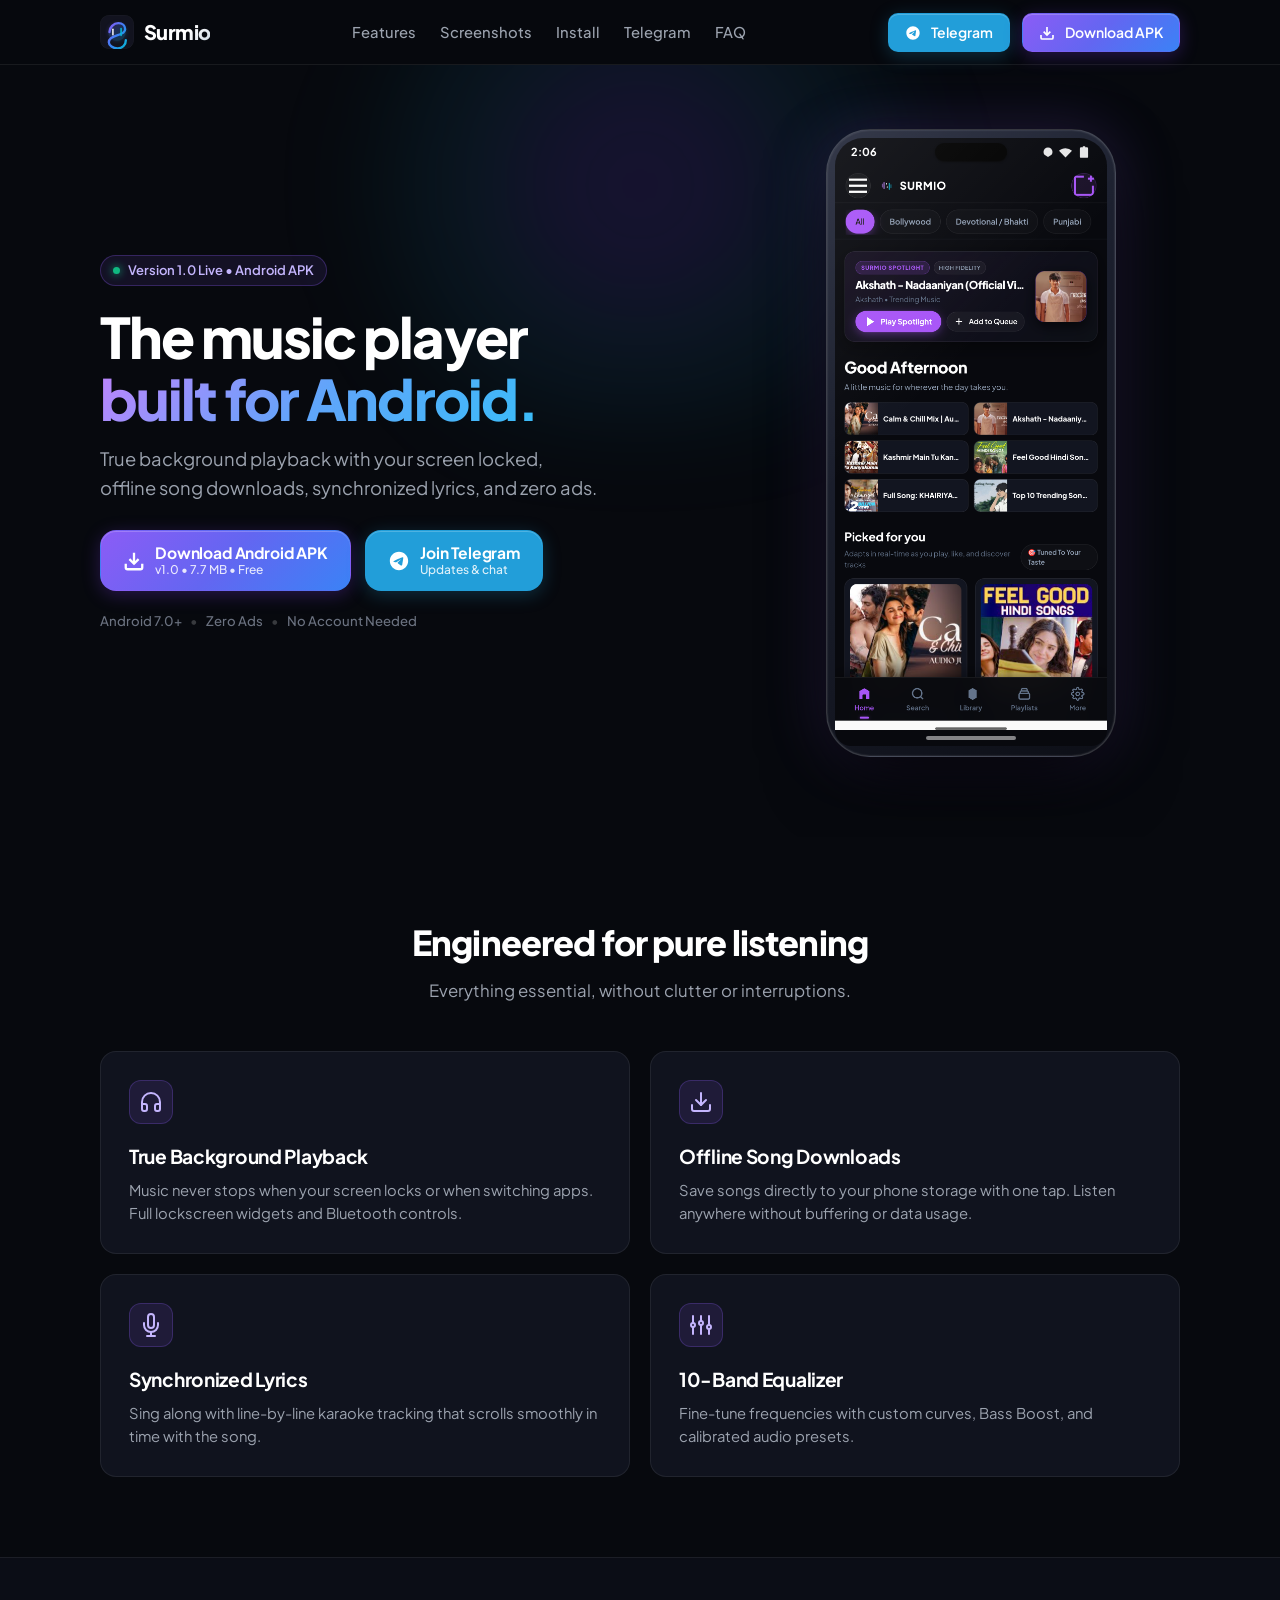
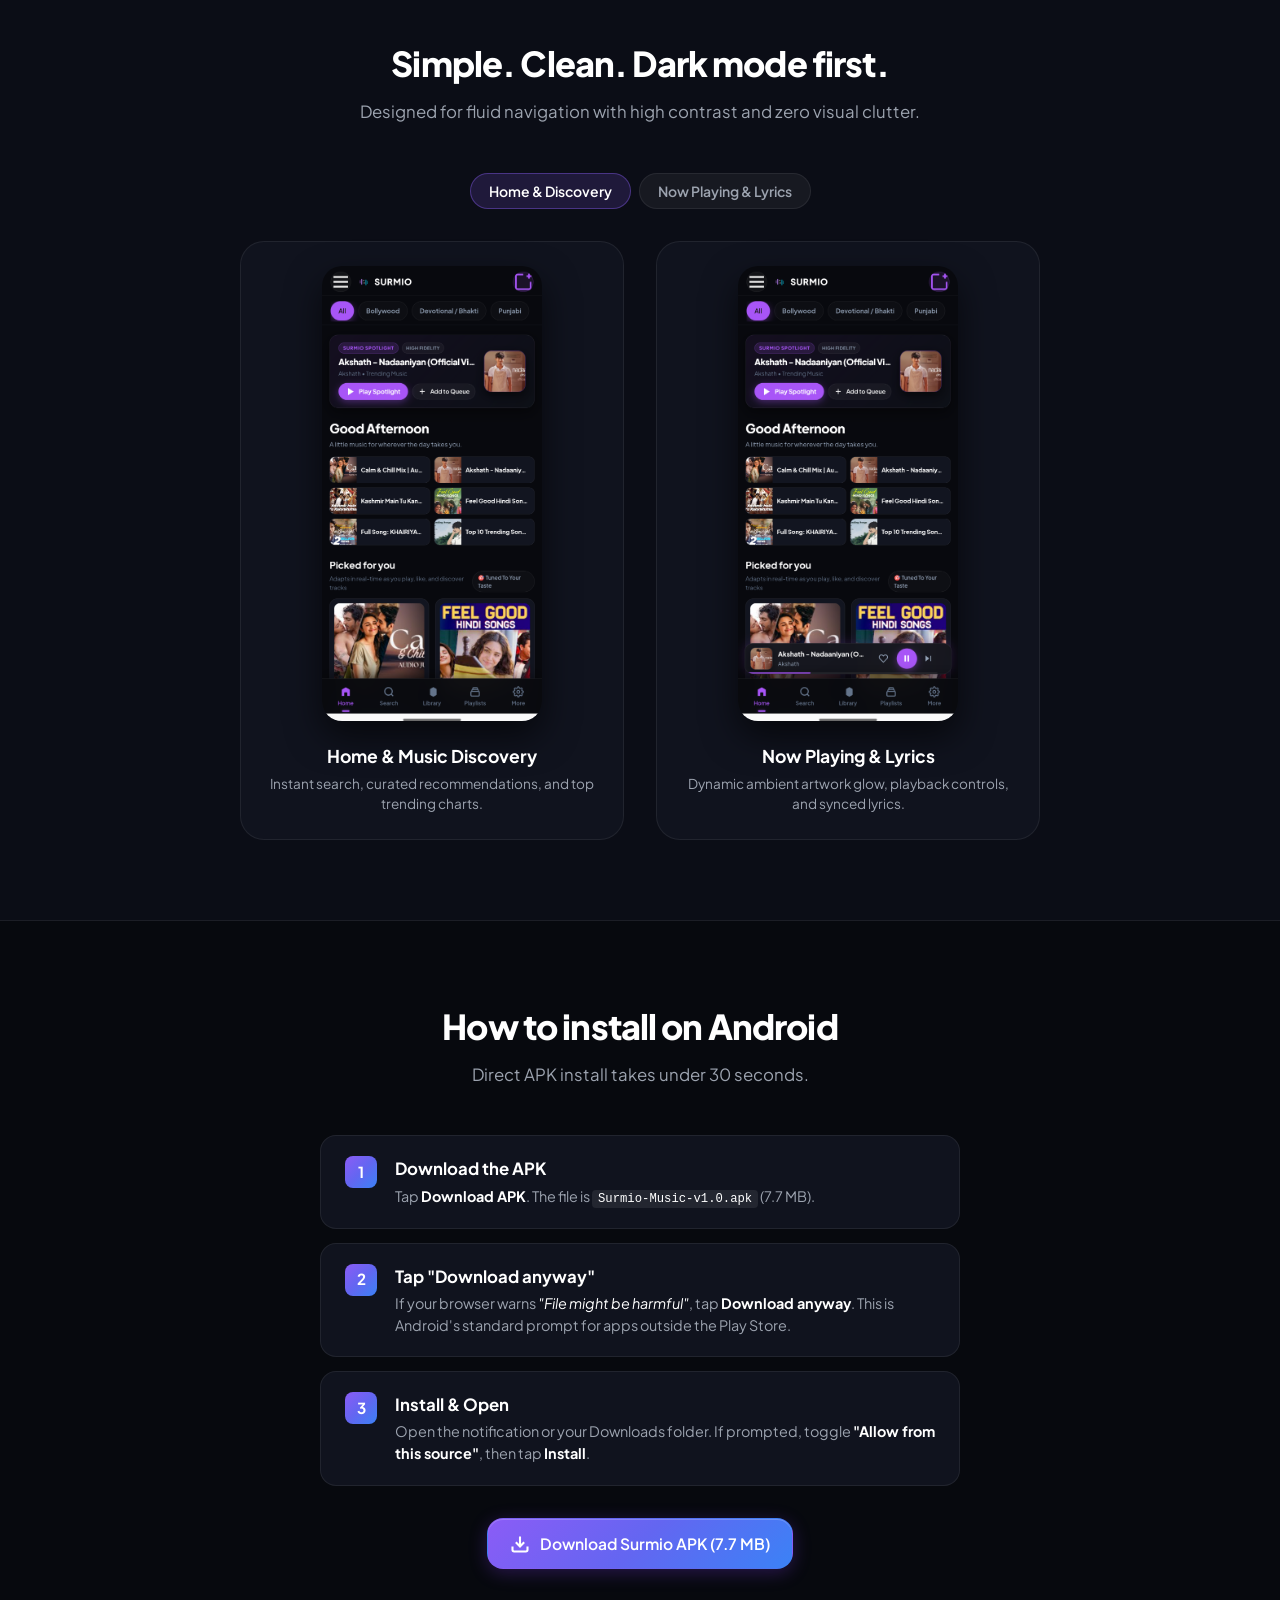
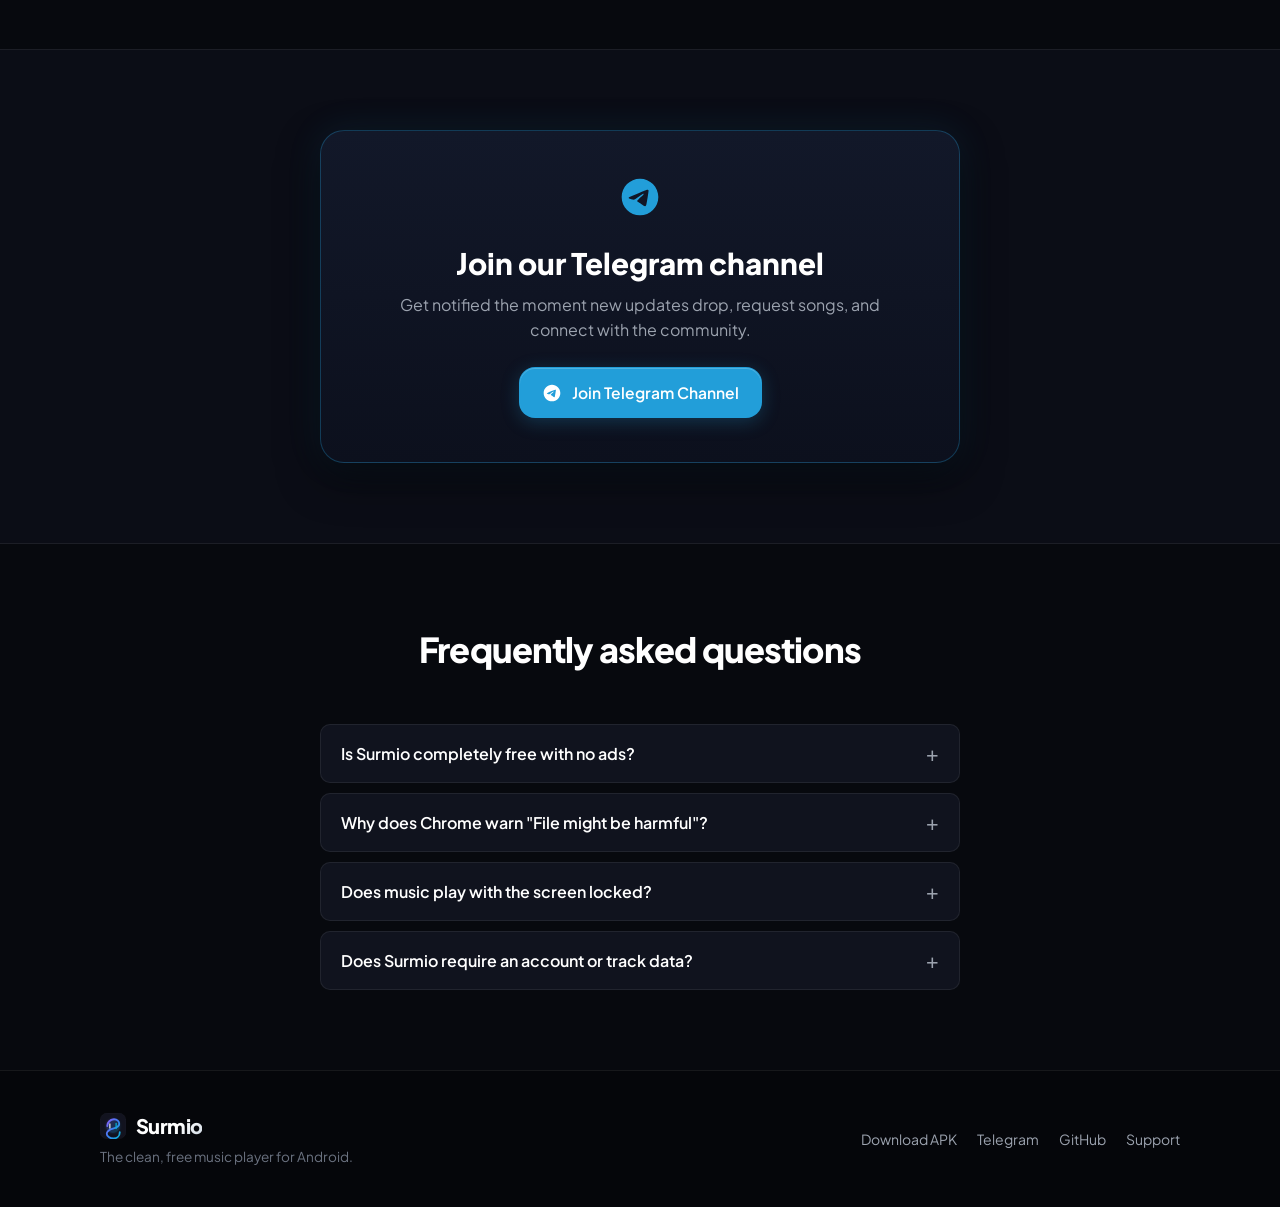
<file: index.html>
<!DOCTYPE html>
<html lang="en">
<head>
  <meta charset="UTF-8">
  <meta name="viewport" content="width=device-width, initial-scale=1.0, viewport-fit=cover">
  <title>Surmio — The Free Android Music Player</title>
  
  <meta name="description" content="Stream and download music with true background playback, synchronized lyrics, a 10-band equalizer, and zero ads on Android.">
  <meta name="keywords" content="Surmio, Surmio Music, Surmio APK, download Surmio, Android music player, free music player, ad-free music, background audio player, offline music download">
  <meta name="google-site-verification" content="google1aa8865f46c23e4d">
  <meta name="msvalidate.01" content="61A291608FBB5DDCC2B73627CC7E7677">
  <meta name="theme-color" content="#07090e">
  <link rel="canonical" href="https://surmiomusic.online/">
  <link rel="icon" type="image/svg+xml" href="assets/icons/logo.svg">
  <link rel="icon" type="image/png" sizes="64x64" href="favicon.png">
  <link rel="shortcut icon" href="favicon.ico">
  <link rel="apple-touch-icon" href="favicon.png">
  <link rel="manifest" href="manifest.json">

  <!-- OpenGraph / Facebook -->
  <meta property="og:title" content="Surmio — The Free Android Music Player">
  <meta property="og:description" content="Stream and download music with true background playback, synchronized lyrics, a 10-band equalizer, and zero ads on Android.">
  <meta property="og:url" content="https://surmiomusic.online/">
  <meta property="og:image" content="https://surmiomusic.online/assets/images/app-player-clean.png">
  <meta property="og:type" content="website">

  <!-- Twitter Cards -->
  <meta name="twitter:card" content="summary_large_image">
  <meta name="twitter:title" content="Surmio — The Free Android Music Player">
  <meta name="twitter:description" content="Stream and download music with true background playback, synchronized lyrics, a 10-band equalizer, and zero ads on Android.">
  <meta name="twitter:image" content="https://surmiomusic.online/assets/images/app-player-clean.png">

  <!-- Schema.org Structured Data for Google Rich Snippets -->
  <script type="application/ld+json">
  {
    "@context": "https://schema.org",
    "@type": "SoftwareApplication",
    "name": "Surmio Music Player",
    "operatingSystem": "Android 7.0 and higher",
    "applicationCategory": "MultimediaApplication",
    "offers": {
      "@type": "Offer",
      "price": "0",
      "priceCurrency": "USD"
    },
    "fileSize": "7.7MB",
    "downloadUrl": "https://surmiomusic.online/downloads/Surmio-Music-v1.0.apk",
    "softwareVersion": "1.0",
    "description": "Surmio is a clean, ad-free music player for Android featuring true background playback with screen locked, synchronized lyrics, a 10-band equalizer, and offline audio downloads."
  }
  </script>

  <!-- Google Fonts: Plus Jakarta Sans for crisp, premium typography -->
  <link rel="preconnect" href="https://fonts.googleapis.com">
  <link rel="preconnect" href="https://fonts.gstatic.com" crossorigin>
  <link href="https://fonts.googleapis.com/css2?family=Plus+Jakarta+Sans:wght@400;500;600;700;800&display=swap" rel="stylesheet">

  <link rel="stylesheet" href="css/styles.css">
</head>
<body>

  <!-- ==============================================================================
       HEADER / NAVIGATION
       ============================================================================== -->
  <header class="site-header">
    <div class="container nav-wrap">
      <a href="#hero" class="brand" aria-label="Surmio Home">
        <img src="assets/icons/logo.svg" alt="Surmio Logo" class="brand-logo" width="34" height="34">
        <span class="brand-name">Surmio</span>
      </a>

      <!-- Desktop Nav Links -->
      <nav class="nav-menu" id="navMenu">
        <a href="#features" class="nav-item">Features</a>
        <a href="#preview" class="nav-item">Screenshots</a>
        <a href="#install" class="nav-item">Install</a>
        <a href="https://telegram.me/+n5uBAsCDeYUyMjg1" target="_blank" rel="noopener" class="nav-item" data-telegram-link>Telegram</a>
        <a href="#faq" class="nav-item">FAQ</a>
        <div class="mobile-nav-cta">
          <a href="downloads/Surmio-Music-v1.0.apk" download="Surmio-Music-v1.0.apk" class="btn btn-primary btn-sm">
            <svg width="18" height="18" viewBox="0 0 24 24" fill="none" stroke="currentColor" stroke-width="2.5"><path d="M21 15v4a2 2 0 0 1-2 2H5a2 2 0 0 1-2-2v-4"/><polyline points="7 10 12 15 17 10"/><line x1="12" y1="15" x2="12" y2="3"/></svg>
            <span>Download APK (7.7 MB)</span>
          </a>
          <a href="https://telegram.me/+n5uBAsCDeYUyMjg1" target="_blank" rel="noopener" class="btn btn-telegram btn-sm" data-telegram-link>
            <svg width="18" height="18" viewBox="0 0 24 24" fill="currentColor"><path d="M12 2C6.48 2 2 6.48 2 12s4.48 10 10 10 10-4.48 10-10S17.52 2 12 2zm4.64 6.8c-.15 1.58-.8 5.42-1.13 7.19-.14.75-.42 1-.68 1.03-.58.05-1.02-.38-1.58-.75-.88-.58-1.38-.94-2.23-1.5-.99-.65-.35-1.01.22-1.59.15-.15 2.71-2.48 2.76-2.69a.2.2 0 00-.05-.18c-.06-.05-.14-.03-.21-.02-.09.02-1.49.95-4.22 2.79-.4.27-.76.41-1.08.4-.36-.01-1.04-.2-1.55-.37-.63-.2-1.12-.31-1.08-.66.02-.18.27-.36.75-.55 2.92-1.27 4.86-2.11 5.83-2.51 2.78-1.16 3.35-1.36 3.73-1.36.08 0 .27.02.39.12.1.08.13.19.14.27-.01.06.01.24 0 .39z"/></svg>
            <span>Join Telegram</span>
          </a>
        </div>
      </nav>

      <!-- Desktop & Mobile Right Actions -->
      <div class="nav-right">
        <!-- Direct Quick Telegram Button on Desktop -->
        <a href="https://telegram.me/+n5uBAsCDeYUyMjg1" target="_blank" rel="noopener" class="btn btn-telegram btn-sm nav-telegram-quick" data-telegram-link>
          <svg width="16" height="16" viewBox="0 0 24 24" fill="currentColor"><path d="M12 2C6.48 2 2 6.48 2 12s4.48 10 10 10 10-4.48 10-10S17.52 2 12 2zm4.64 6.8c-.15 1.58-.8 5.42-1.13 7.19-.14.75-.42 1-.68 1.03-.58.05-1.02-.38-1.58-.75-.88-.58-1.38-.94-2.23-1.5-.99-.65-.35-1.01.22-1.59.15-.15 2.71-2.48 2.76-2.69a.2.2 0 00-.05-.18c-.06-.05-.14-.03-.21-.02-.09.02-1.49.95-4.22 2.79-.4.27-.76.41-1.08.4-.36-.01-1.04-.2-1.55-.37-.63-.2-1.12-.31-1.08-.66.02-.18.27-.36.75-.55 2.92-1.27 4.86-2.11 5.83-2.51 2.78-1.16 3.35-1.36 3.73-1.36.08 0 .27.02.39.12.1.08.13.19.14.27-.01.06.01.24 0 .39z"/></svg>
          <span>Telegram</span>
        </a>

        <!-- Direct Quick Download Button (Always accessible) -->
        <a href="downloads/Surmio-Music-v1.0.apk" download="Surmio-Music-v1.0.apk" class="btn btn-primary btn-sm nav-download-btn">
          <svg width="16" height="16" viewBox="0 0 24 24" fill="none" stroke="currentColor" stroke-width="2.5"><path d="M21 15v4a2 2 0 0 1-2 2H5a2 2 0 0 1-2-2v-4"/><polyline points="7 10 12 15 17 10"/><line x1="12" y1="15" x2="12" y2="3"/></svg>
          <span class="desktop-text">Download APK</span>
          <span class="mobile-text">Get APK</span>
        </a>

        <!-- Hamburger for Mobile -->
        <button class="hamburger-btn" id="mobileMenuBtn" aria-label="Toggle navigation" aria-expanded="false">
          <span></span>
          <span></span>
          <span></span>
        </button>
      </div>
    </div>
  </header>

  <!-- ==============================================================================
       HERO SECTION
       ============================================================================== -->
  <section class="hero-section" id="hero">
    <!-- Atmospheric Background Aura -->
    <div class="hero-aura"></div>

    <div class="container hero-container">
      
      <!-- Text & Action Column -->
      <div class="hero-content">
        <div class="version-tag">
          <span class="status-indicator"></span>
          <span>Version 1.0 Live &bull; Android APK</span>
        </div>

        <h1 class="hero-title">
          The music player<br>
          <span class="gradient-text">built for Android.</span>
        </h1>

        <p class="hero-subtitle">
          True background playback with your screen locked, offline song downloads, synchronized lyrics, and zero ads.
        </p>

        <!-- Primary Action Buttons -->
        <div class="hero-actions">
          <a href="downloads/Surmio-Music-v1.0.apk" download="Surmio-Music-v1.0.apk" class="btn btn-primary btn-lg hero-main-btn" id="primaryDownloadBtn">
            <svg class="btn-icon" width="22" height="22" viewBox="0 0 24 24" fill="none" stroke="currentColor" stroke-width="2.5"><path d="M21 15v4a2 2 0 0 1-2 2H5a2 2 0 0 1-2-2v-4"/><polyline points="7 10 12 15 17 10"/><line x1="12" y1="15" x2="12" y2="3"/></svg>
            <div class="btn-label-group">
              <span class="btn-title">Download Android APK</span>
              <span class="btn-meta">v1.0 &bull; 7.7 MB &bull; Free</span>
            </div>
          </a>

          <a href="https://telegram.me/+n5uBAsCDeYUyMjg1" target="_blank" rel="noopener" class="btn btn-telegram btn-lg" data-telegram-link>
            <svg class="btn-icon" width="22" height="22" viewBox="0 0 24 24" fill="currentColor"><path d="M12 2C6.48 2 2 6.48 2 12s4.48 10 10 10 10-4.48 10-10S17.52 2 12 2zm4.64 6.8c-.15 1.58-.8 5.42-1.13 7.19-.14.75-.42 1-.68 1.03-.58.05-1.02-.38-1.58-.75-.88-.58-1.38-.94-2.23-1.5-.99-.65-.35-1.01.22-1.59.15-.15 2.71-2.48 2.76-2.69a.2.2 0 00-.05-.18c-.06-.05-.14-.03-.21-.02-.09.02-1.49.95-4.22 2.79-.4.27-.76.41-1.08.4-.36-.01-1.04-.2-1.55-.37-.63-.2-1.12-.31-1.08-.66.02-.18.27-.36.75-.55 2.92-1.27 4.86-2.11 5.83-2.51 2.78-1.16 3.35-1.36 3.73-1.36.08 0 .27.02.39.12.1.08.13.19.14.27-.01.06.01.24 0 .39z"/></svg>
            <div class="btn-label-group">
              <span class="btn-title">Join Telegram</span>
              <span class="btn-meta">Updates &amp; chat</span>
            </div>
          </a>
        </div>

        <div class="hero-specs">
          <span>Android 7.0+</span>
          <span class="spec-dot">&bull;</span>
          <span>Zero Ads</span>
          <span class="spec-dot">&bull;</span>
          <span>No Account Needed</span>
        </div>
      </div>

      <!-- Luxury Device Presentation -->
      <div class="hero-device-wrap">
        <div class="device-frame">
          <!-- Top Status Bar with Time, Dynamic Island & System Glyphs -->
          <div class="device-status-bar">
            <span class="device-time">2:06</span>
            <div class="device-island"></div>
            <div class="device-status-icons">
              <svg width="12" height="12" viewBox="0 0 24 24" fill="currentColor"><path d="M12 3c-4.97 0-9 4.03-9 9 0 2.12.74 4.07 1.97 5.61L12 22l7.03-4.39C20.26 16.07 21 14.12 21 12c0-4.97-4.03-9-9-9z"/></svg>
              <svg width="13" height="13" viewBox="0 0 24 24" fill="currentColor"><path d="M12 4C7.31 4 3.07 5.9 0 8.98L12 21 24 8.98A16.88 16.88 0 0 0 12 4z"/></svg>
              <svg width="14" height="14" viewBox="0 0 24 24" fill="currentColor"><path d="M17 4h-3V2h-4v2H7a2 2 0 0 0-2 2v14a2 2 0 0 0 2 2h10a2 2 0 0 0 2-2V6a2 2 0 0 0-2-2z"/></svg>
            </div>
          </div>
          <!-- Real App Screen (Pristine 1080p without white system bars) -->
          <img src="assets/images/app-player-clean.png" alt="Surmio Android Music Player Interface" class="device-screen" width="300" height="622" loading="eager">
          <!-- Bottom Home Indicator -->
          <div class="device-home-bar">
            <span class="home-indicator"></span>
          </div>
          <!-- Glass Reflection Overlay -->
          <div class="device-glare"></div>
        </div>
      </div>

    </div>
  </section>

  <!-- ==============================================================================
       FEATURES SECTION (Clean, bespoke, no emojis)
       ============================================================================== -->
  <section class="section" id="features">
    <div class="container">
      <div class="section-head">
        <h2 class="section-title">Engineered for pure listening</h2>
        <p class="section-desc">Everything essential, without clutter or interruptions.</p>
      </div>

      <div class="features-grid">
        <!-- Feature 1: Background Play -->
        <div class="feature-card">
          <div class="feature-icon-badge">
            <svg width="24" height="24" viewBox="0 0 24 24" fill="none" stroke="currentColor" stroke-width="2" stroke-linecap="round" stroke-linejoin="round">
              <path d="M3 18v-6a9 9 0 0 1 18 0v6"/>
              <path d="M21 19a2 2 0 0 1-2 2h-1a2 2 0 0 1-2-2v-3a2 2 0 0 1 2-2h3zM3 19a2 2 0 0 0 2 2h1a2 2 0 0 0 2-2v-3a2 2 0 0 0-2-2H3z"/>
            </svg>
          </div>
          <h3 class="feature-name">True Background Playback</h3>
          <p class="feature-summary">Music never stops when your screen locks or when switching apps. Full lockscreen widgets and Bluetooth controls.</p>
        </div>

        <!-- Feature 2: Offline Downloads -->
        <div class="feature-card">
          <div class="feature-icon-badge">
            <svg width="24" height="24" viewBox="0 0 24 24" fill="none" stroke="currentColor" stroke-width="2" stroke-linecap="round" stroke-linejoin="round">
              <path d="M21 15v4a2 2 0 0 1-2 2H5a2 2 0 0 1-2-2v-4"/>
              <polyline points="7 10 12 15 17 10"/>
              <line x1="12" y1="15" x2="12" y2="3"/>
            </svg>
          </div>
          <h3 class="feature-name">Offline Song Downloads</h3>
          <p class="feature-summary">Save songs directly to your phone storage with one tap. Listen anywhere without buffering or data usage.</p>
        </div>

        <!-- Feature 3: Synchronized Lyrics -->
        <div class="feature-card">
          <div class="feature-icon-badge">
            <svg width="24" height="24" viewBox="0 0 24 24" fill="none" stroke="currentColor" stroke-width="2" stroke-linecap="round" stroke-linejoin="round">
              <path d="M12 1a3 3 0 0 0-3 3v8a3 3 0 0 0 6 0V4a3 3 0 0 0-3-3z"/>
              <path d="M19 10v2a7 7 0 0 1-14 0v-2"/>
              <line x1="12" y1="19" x2="12" y2="23"/>
              <line x1="8" y1="23" x2="16" y2="23"/>
            </svg>
          </div>
          <h3 class="feature-name">Synchronized Lyrics</h3>
          <p class="feature-summary">Sing along with line-by-line karaoke tracking that scrolls smoothly in time with the song.</p>
        </div>

        <!-- Feature 4: Studio Equalizer -->
        <div class="feature-card">
          <div class="feature-icon-badge">
            <svg width="24" height="24" viewBox="0 0 24 24" fill="none" stroke="currentColor" stroke-width="2" stroke-linecap="round" stroke-linejoin="round">
              <line x1="4" y1="21" x2="4" y2="14"/>
              <line x1="4" y1="10" x2="4" y2="3"/>
              <line x1="12" y1="21" x2="12" y2="12"/>
              <line x1="12" y1="8" x2="12" y2="3"/>
              <line x1="20" y1="21" x2="20" y2="16"/>
              <line x1="20" y1="12" x2="20" y2="3"/>
              <circle cx="4" cy="12" r="2"/>
              <circle cx="12" cy="10" r="2"/>
              <circle cx="20" cy="14" r="2"/>
            </svg>
          </div>
          <h3 class="feature-name">10-Band Equalizer</h3>
          <p class="feature-summary">Fine-tune frequencies with custom curves, Bass Boost, and calibrated audio presets.</p>
        </div>
      </div>
    </div>
  </section>

  <!-- ==============================================================================
       SCREENSHOTS SHOWCASE (Interactive & Compact on Mobile)
       ============================================================================== -->
  <section class="section section-alt" id="preview">
    <div class="container">
      <div class="section-head">
        <h2 class="section-title">Simple. Clean. Dark mode first.</h2>
        <p class="section-desc">Designed for fluid navigation with high contrast and zero visual clutter.</p>
      </div>

      <!-- Screenshot Tabs for Mobile & Desktop -->
      <div class="preview-tabs" role="tablist">
        <button class="preview-tab active" data-target="0" role="tab" aria-selected="true">Home &amp; Discovery</button>
        <button class="preview-tab" data-target="1" role="tab" aria-selected="false">Now Playing &amp; Lyrics</button>
      </div>

      <!-- Smooth Swipeable / Grid Container -->
      <div class="preview-slider" id="previewSlider">
        <div class="preview-slide active" data-slide="0">
          <div class="preview-card">
            <div class="preview-frame">
              <img src="assets/images/app-player-clean.png" alt="Surmio Home and Music Discovery" class="preview-img" width="280" height="580" loading="lazy">
            </div>
            <div class="preview-info">
              <h3>Home &amp; Music Discovery</h3>
              <p>Instant search, curated recommendations, and top trending charts.</p>
            </div>
          </div>
        </div>

        <div class="preview-slide" data-slide="1">
          <div class="preview-card">
            <div class="preview-frame">
              <img src="assets/images/app-nowplaying-clean.png" alt="Surmio Now Playing and Lyrics" class="preview-img" width="280" height="580" loading="lazy">
            </div>
            <div class="preview-info">
              <h3>Now Playing &amp; Lyrics</h3>
              <p>Dynamic ambient artwork glow, playback controls, and synced lyrics.</p>
            </div>
          </div>
        </div>
      </div>

      <!-- Dots for mobile navigation -->
      <div class="slider-dots" id="sliderDots">
        <span class="dot active" data-target="0"></span>
        <span class="dot" data-target="1"></span>
      </div>
    </div>
  </section>

  <!-- ==============================================================================
       HOW TO INSTALL (3 Minimalist Steps)
       ============================================================================== -->
  <section class="section" id="install">
    <div class="container">
      <div class="section-head">
        <h2 class="section-title">How to install on Android</h2>
        <p class="section-desc">Direct APK install takes under 30 seconds.</p>
      </div>

      <div class="install-steps">
        <div class="install-card">
          <div class="install-number">1</div>
          <div class="install-content">
            <h3>Download the APK</h3>
            <p>Tap <b>Download APK</b>. The file is <code>Surmio-Music-v1.0.apk</code> (7.7 MB).</p>
          </div>
        </div>

        <div class="install-card">
          <div class="install-number">2</div>
          <div class="install-content">
            <h3>Tap "Download anyway"</h3>
            <p>If your browser warns <i>"File might be harmful"</i>, tap <b>Download anyway</b>. This is Android's standard prompt for apps outside the Play Store.</p>
          </div>
        </div>

        <div class="install-card">
          <div class="install-number">3</div>
          <div class="install-content">
            <h3>Install &amp; Open</h3>
            <p>Open the notification or your Downloads folder. If prompted, toggle <b>"Allow from this source"</b>, then tap <b>Install</b>.</p>
          </div>
        </div>
      </div>

      <div class="install-cta">
        <a href="downloads/Surmio-Music-v1.0.apk" download="Surmio-Music-v1.0.apk" class="btn btn-primary btn-lg">
          <svg width="20" height="20" viewBox="0 0 24 24" fill="none" stroke="currentColor" stroke-width="2.5"><path d="M21 15v4a2 2 0 0 1-2 2H5a2 2 0 0 1-2-2v-4"/><polyline points="7 10 12 15 17 10"/><line x1="12" y1="15" x2="12" y2="3"/></svg>
          <span>Download Surmio APK (7.7 MB)</span>
        </a>
      </div>
    </div>
  </section>

  <!-- ==============================================================================
       TELEGRAM COMMUNITY
       ============================================================================== -->
  <section class="section section-alt" id="telegram">
    <div class="container">
      <div class="telegram-banner">
        <div class="telegram-icon-circle">
          <svg width="44" height="44" viewBox="0 0 24 24" fill="#229ED9"><path d="M12 2C6.48 2 2 6.48 2 12s4.48 10 10 10 10-4.48 10-10S17.52 2 12 2zm4.64 6.8c-.15 1.58-.8 5.42-1.13 7.19-.14.75-.42 1-.68 1.03-.58.05-1.02-.38-1.58-.75-.88-.58-1.38-.94-2.23-1.5-.99-.65-.35-1.01.22-1.59.15-.15 2.71-2.48 2.76-2.69a.2.2 0 00-.05-.18c-.06-.05-.14-.03-.21-.02-.09.02-1.49.95-4.22 2.79-.4.27-.76.41-1.08.4-.36-.01-1.04-.2-1.55-.37-.63-.2-1.12-.31-1.08-.66.02-.18.27-.36.75-.55 2.92-1.27 4.86-2.11 5.83-2.51 2.78-1.16 3.35-1.36 3.73-1.36.08 0 .27.02.39.12.1.08.13.19.14.27-.01.06.01.24 0 .39z"/></svg>
        </div>
        <h2 class="telegram-heading">Join our Telegram channel</h2>
        <p class="telegram-subtext">Get notified the moment new updates drop, request songs, and connect with the community.</p>
        <a href="https://telegram.me/+n5uBAsCDeYUyMjg1" target="_blank" rel="noopener" class="btn btn-telegram btn-lg" data-telegram-link>
          <svg width="20" height="20" viewBox="0 0 24 24" fill="currentColor"><path d="M12 2C6.48 2 2 6.48 2 12s4.48 10 10 10 10-4.48 10-10S17.52 2 12 2zm4.64 6.8c-.15 1.58-.8 5.42-1.13 7.19-.14.75-.42 1-.68 1.03-.58.05-1.02-.38-1.58-.75-.88-.58-1.38-.94-2.23-1.5-.99-.65-.35-1.01.22-1.59.15-.15 2.71-2.48 2.76-2.69a.2.2 0 00-.05-.18c-.06-.05-.14-.03-.21-.02-.09.02-1.49.95-4.22 2.79-.4.27-.76.41-1.08.4-.36-.01-1.04-.2-1.55-.37-.63-.2-1.12-.31-1.08-.66.02-.18.27-.36.75-.55 2.92-1.27 4.86-2.11 5.83-2.51 2.78-1.16 3.35-1.36 3.73-1.36.08 0 .27.02.39.12.1.08.13.19.14.27-.01.06.01.24 0 .39z"/></svg>
          <span>Join Telegram Channel</span>
        </a>
      </div>
    </div>
  </section>

  <!-- ==============================================================================
       FAQ SECTION
       ============================================================================== -->
  <section class="section" id="faq">
    <div class="container">
      <div class="section-head">
        <h2 class="section-title">Frequently asked questions</h2>
      </div>

      <div class="faq-accordion">
        <div class="faq-item">
          <button class="faq-trigger" type="button" aria-expanded="false">
            <span>Is Surmio completely free with no ads?</span>
            <span class="faq-icon" aria-hidden="true">+</span>
          </button>
          <div class="faq-panel">
            <p>Yes. Surmio is 100% free. There are no banner ads, video interruptions, audio ads, or paid subscriptions.</p>
          </div>
        </div>

        <div class="faq-item">
          <button class="faq-trigger" type="button" aria-expanded="false">
            <span>Why does Chrome warn "File might be harmful"?</span>
            <span class="faq-icon" aria-hidden="true">+</span>
          </button>
          <div class="faq-panel">
            <p>Android shows this standard notification for any APK downloaded outside the Google Play Store. The Surmio APK is clean, lightweight, and safe.</p>
          </div>
        </div>

        <div class="faq-item">
          <button class="faq-trigger" type="button" aria-expanded="false">
            <span>Does music play with the screen locked?</span>
            <span class="faq-icon" aria-hidden="true">+</span>
          </button>
          <div class="faq-panel">
            <p>Yes. Surmio has true background playback. You can lock your phone, switch apps, and control playback from your lockscreen or Bluetooth earphones.</p>
          </div>
        </div>

        <div class="faq-item">
          <button class="faq-trigger" type="button" aria-expanded="false">
            <span>Does Surmio require an account or track data?</span>
            <span class="faq-icon" aria-hidden="true">+</span>
          </button>
          <div class="faq-panel">
            <p>No. No login, account creation, or email is required. We do not track or sell any personal data.</p>
          </div>
        </div>
      </div>
    </div>
  </section>

  <!-- ==============================================================================
       FOOTER
       ============================================================================== -->
  <footer class="site-footer">
    <div class="container footer-grid">
      <div class="footer-brand">
        <div class="brand">
          <img src="assets/icons/logo.svg" alt="Surmio Logo" width="26" height="26">
          <span class="brand-name">Surmio</span>
        </div>
        <p class="footer-tagline">The clean, free music player for Android.</p>
      </div>

      <div class="footer-links">
        <a href="downloads/Surmio-Music-v1.0.apk" download="Surmio-Music-v1.0.apk">Download APK</a>
        <a href="https://telegram.me/+n5uBAsCDeYUyMjg1" target="_blank" rel="noopener" data-telegram-link>Telegram</a>
        <a href="https://github.com/aditys4444/Surmio-Music-app" target="_blank" rel="noopener" data-github-link>GitHub</a>
        <a href="mailto:support@surmiomusic.online" data-email-link>Support</a>
      </div>
    </div>
  </footer>

  <!-- Scripts -->
  <script type="module" src="js/config.js"></script>
  <script type="module" src="js/main.js"></script>
</body>
</html>
</file>
<file: css/styles.css>
/* ==============================================================================
   SURMIO MUSIC PLAYER — PREMIUM STYLESHEET
   Crafted for silky smoothness, responsive perfection, and zero clutter.
   ============================================================================== */

:root {
  --bg-base: #07090e;
  --bg-surface: #10131e;
  --bg-surface-elevated: #151928;
  --bg-surface-glass: rgba(16, 19, 30, 0.75);
  
  --border-subtle: rgba(255, 255, 255, 0.07);
  --border-glow: rgba(139, 92, 246, 0.35);
  
  --text-main: #f3f4f6;
  --text-muted: #9ca3af;
  --text-dim: #6b7280;
  
  --brand-violet: #8b5cf6;
  --brand-indigo: #6366f1;
  --brand-cyan: #06b6d4;
  --brand-gradient: linear-gradient(135deg, #8b5cf6 0%, #6366f1 50%, #3b82f6 100%);
  --brand-gradient-hover: linear-gradient(135deg, #9d71f7 0%, #7275f3 50%, #4f91f7 100%);
  
  --telegram-blue: #229ed9;
  --telegram-hover: #1c8ac0;
  
  --radius-xs: 6px;
  --radius-sm: 10px;
  --radius-md: 16px;
  --radius-lg: 24px;
  --radius-pill: 9999px;
  
  --font-family: 'Plus Jakarta Sans', -apple-system, BlinkMacSystemFont, "Segoe UI", Roboto, sans-serif;
  --ease-spring: cubic-bezier(0.16, 1, 0.3, 1);
  --transition-fast: 0.18s var(--ease-spring);
  --transition-smooth: 0.3s var(--ease-spring);
}

/* Base Setup */
*, *::before, *::after {
  box-sizing: border-box;
  margin: 0;
  padding: 0;
  -webkit-tap-highlight-color: transparent;
}

html {
  font-family: var(--font-family);
  background-color: var(--bg-base);
  color: var(--text-main);
  scroll-behavior: smooth;
  line-height: 1.5;
  -webkit-font-smoothing: antialiased;
  -moz-osx-font-smoothing: grayscale;
}

body {
  min-height: 100vh;
  display: flex;
  flex-direction: column;
  overflow-x: hidden;
  position: relative;
}

.container {
  width: 100%;
  max-width: 1120px;
  margin: 0 auto;
  padding: 0 20px;
}

/* ==============================================================================
   BUTTONS (Tactile, refined, hardware-accelerated)
   ============================================================================== */
.btn {
  display: inline-flex;
  align-items: center;
  justify-content: center;
  gap: 10px;
  text-decoration: none;
  font-weight: 600;
  border-radius: var(--radius-md);
  cursor: pointer;
  border: 1px solid transparent;
  white-space: nowrap;
  transition: transform var(--transition-fast), box-shadow var(--transition-fast), background var(--transition-fast), border-color var(--transition-fast);
  touch-action: manipulation;
  will-change: transform;
}

.btn:active {
  transform: scale(0.97);
}

.btn-sm {
  padding: 8px 16px;
  font-size: 0.875rem;
  border-radius: var(--radius-sm);
}

.btn-lg {
  padding: 13px 22px;
  font-size: 0.975rem;
}

.btn-primary {
  background: var(--brand-gradient);
  color: #ffffff;
  box-shadow: 0 4px 18px rgba(124, 58, 237, 0.28), inset 0 1px 0 rgba(255, 255, 255, 0.2);
}

.btn-primary:hover {
  background: var(--brand-gradient-hover);
  transform: translateY(-2px);
  box-shadow: 0 6px 24px rgba(124, 58, 237, 0.42), inset 0 1px 0 rgba(255, 255, 255, 0.3);
}

.btn-telegram {
  background-color: var(--telegram-blue);
  color: #ffffff;
  box-shadow: 0 4px 18px rgba(34, 158, 217, 0.25), inset 0 1px 0 rgba(255, 255, 255, 0.2);
}

.btn-telegram:hover {
  background-color: var(--telegram-hover);
  transform: translateY(-2px);
  box-shadow: 0 6px 22px rgba(34, 158, 217, 0.38);
}

.btn-icon {
  flex-shrink: 0;
}

.btn-label-group {
  display: flex;
  flex-direction: column;
  align-items: flex-start;
  text-align: left;
  line-height: 1.2;
}

.btn-title {
  font-weight: 700;
  letter-spacing: -0.01em;
}

.btn-meta {
  font-size: 0.75rem;
  font-weight: 500;
  opacity: 0.85;
}

/* ==============================================================================
   HEADER & NAVIGATION
   ============================================================================== */
.site-header {
  position: sticky;
  top: 0;
  z-index: 200;
  backdrop-filter: blur(20px);
  -webkit-backdrop-filter: blur(20px);
  background-color: rgba(7, 9, 14, 0.82);
  border-bottom: 1px solid var(--border-subtle);
  transition: background-color var(--transition-fast);
}

.nav-wrap {
  display: flex;
  align-items: center;
  justify-content: space-between;
  height: 64px;
}

.brand {
  display: flex;
  align-items: center;
  gap: 10px;
  text-decoration: none;
  color: #ffffff;
}

.brand-logo {
  border-radius: 8px;
  display: block;
}

.brand-name {
  font-size: 1.25rem;
  font-weight: 800;
  letter-spacing: -0.03em;
  background: linear-gradient(135deg, #ffffff 60%, #cbd5e1 100%);
  -webkit-background-clip: text;
  -webkit-text-fill-color: transparent;
}

.nav-menu {
  display: flex;
  align-items: center;
  gap: 24px;
}

.nav-item {
  color: var(--text-muted);
  text-decoration: none;
  font-size: 0.925rem;
  font-weight: 500;
  transition: color var(--transition-fast);
  padding: 6px 0;
}

.nav-item:hover {
  color: #ffffff;
}

.mobile-nav-cta {
  display: none;
}

.nav-right {
  display: flex;
  align-items: center;
  gap: 12px;
}

.nav-telegram-quick {
  display: inline-flex;
}

.nav-download-btn .mobile-text {
  display: none;
}

.nav-download-btn .desktop-text {
  display: inline;
}

/* Hamburger button */
.hamburger-btn {
  display: none;
  flex-direction: column;
  justify-content: center;
  gap: 5px;
  width: 38px;
  height: 38px;
  background: rgba(255, 255, 255, 0.05);
  border: 1px solid var(--border-subtle);
  border-radius: var(--radius-sm);
  cursor: pointer;
  padding: 8px;
  transition: background var(--transition-fast);
}

.hamburger-btn span {
  display: block;
  width: 100%;
  height: 2px;
  background-color: #ffffff;
  border-radius: 2px;
  transition: transform var(--transition-smooth), opacity var(--transition-smooth);
}

.hamburger-btn.active span:nth-child(1) {
  transform: translateY(7px) rotate(45deg);
}

.hamburger-btn.active span:nth-child(2) {
  opacity: 0;
}

.hamburger-btn.active span:nth-child(3) {
  transform: translateY(-7px) rotate(-45deg);
}

/* ==============================================================================
   HERO SECTION
   ============================================================================== */
.hero-section {
  position: relative;
  padding: 64px 0 80px;
  overflow: hidden;
}

/* Soft atmospheric aura */
.hero-aura {
  position: absolute;
  top: -120px;
  left: 50%;
  transform: translateX(-50%);
  width: 700px;
  height: 480px;
  background: radial-gradient(circle, rgba(124, 58, 237, 0.18) 0%, rgba(6, 182, 212, 0.08) 50%, transparent 70%);
  pointer-events: none;
  z-index: 0;
  filter: blur(50px);
}

.hero-container {
  position: relative;
  z-index: 1;
  display: grid;
  grid-template-columns: 1.25fr 0.85fr;
  align-items: center;
  gap: 48px;
}

.hero-content {
  display: flex;
  flex-direction: column;
}

.version-tag {
  display: inline-flex;
  align-items: center;
  gap: 8px;
  align-self: flex-start;
  background: rgba(139, 92, 246, 0.1);
  border: 1px solid rgba(139, 92, 246, 0.28);
  padding: 5px 12px;
  border-radius: var(--radius-pill);
  font-size: 0.8125rem;
  font-weight: 600;
  color: #c4b5fd;
  margin-bottom: 20px;
}

.status-indicator {
  width: 7px;
  height: 7px;
  border-radius: 50%;
  background-color: #10b981;
  box-shadow: 0 0 8px #10b981;
}

.hero-title {
  font-size: 3.5rem;
  font-weight: 800;
  line-height: 1.1;
  letter-spacing: -0.035em;
  color: #ffffff;
  margin-bottom: 16px;
}

.gradient-text {
  background: linear-gradient(135deg, #c084fc 0%, #60a5fa 50%, #38bdf8 100%);
  -webkit-background-clip: text;
  -webkit-text-fill-color: transparent;
}

.hero-subtitle {
  font-size: 1.15rem;
  line-height: 1.55;
  color: var(--text-muted);
  margin-bottom: 28px;
  max-width: 500px;
}

.hero-actions {
  display: flex;
  flex-wrap: wrap;
  gap: 14px;
  margin-bottom: 20px;
}

.hero-specs {
  display: flex;
  align-items: center;
  gap: 8px;
  font-size: 0.825rem;
  font-weight: 500;
  color: var(--text-dim);
}

.spec-dot {
  color: rgba(255, 255, 255, 0.2);
}

/* ==============================================================================
   LUXURY DEVICE MOCKUP
   ============================================================================== */
.hero-device-wrap {
  display: flex;
  justify-content: center;
  position: relative;
}

.device-frame {
  position: relative;
  width: 290px;
  border-radius: 44px;
  padding: 8px 8px 10px 8px;
  background: linear-gradient(145deg, #24293b 0%, #0d0f17 100%);
  border: 1.5px solid rgba(255, 255, 255, 0.16);
  box-shadow: 
    0 28px 75px -15px rgba(0, 0, 0, 0.95),
    0 0 60px rgba(139, 92, 246, 0.22),
    inset 0 0 2px rgba(255, 255, 255, 0.25);
  overflow: hidden;
  display: flex;
  flex-direction: column;
}

/* Integrated Dark Status Bar matching app background */
.device-status-bar {
  background-color: #08090e;
  border-top-left-radius: 36px;
  border-top-right-radius: 36px;
  height: 28px;
  display: flex;
  align-items: center;
  justify-content: space-between;
  padding: 0 16px;
  position: relative;
  z-index: 5;
}

.device-time {
  font-size: 11px;
  font-weight: 700;
  color: #ffffff;
  letter-spacing: -0.01em;
}

.device-island {
  position: absolute;
  left: 50%;
  transform: translateX(-50%);
  width: 72px;
  height: 18px;
  background-color: #000000;
  border-radius: var(--radius-pill);
  box-shadow: 0 1px 2px rgba(0, 0, 0, 0.8);
}

.device-status-icons {
  display: flex;
  align-items: center;
  gap: 5px;
  color: #ffffff;
  opacity: 0.9;
}

.device-screen {
  width: 100%;
  height: auto;
  aspect-ratio: 1080 / 2238;
  display: block;
  background-color: #08090e;
  position: relative;
  z-index: 1;
}

/* Integrated Bottom Home Bar */
.device-home-bar {
  background-color: #08090e;
  border-bottom-left-radius: 36px;
  border-bottom-right-radius: 36px;
  height: 16px;
  display: flex;
  align-items: center;
  justify-content: center;
  position: relative;
  z-index: 5;
}

.home-indicator {
  width: 90px;
  height: 4px;
  background-color: rgba(255, 255, 255, 0.5);
  border-radius: var(--radius-pill);
}

.device-glare {
  position: absolute;
  top: 0;
  left: 0;
  right: 0;
  bottom: 0;
  border-radius: 44px;
  background: linear-gradient(135deg, rgba(255, 255, 255, 0.08) 0%, transparent 40%);
  pointer-events: none;
  z-index: 20;
}

/* ==============================================================================
   SECTIONS COMMON
   ============================================================================== */
.section {
  padding: 80px 0;
  position: relative;
}

.section-alt {
  background-color: #0b0d16;
  border-top: 1px solid var(--border-subtle);
  border-bottom: 1px solid var(--border-subtle);
}

.section-head {
  text-align: center;
  max-width: 580px;
  margin: 0 auto 48px;
}

.section-title {
  font-size: 2.15rem;
  font-weight: 800;
  letter-spacing: -0.025em;
  color: #ffffff;
  margin-bottom: 10px;
}

.section-desc {
  font-size: 1.05rem;
  color: var(--text-muted);
}

/* ==============================================================================
   FEATURES (Clean & Bespoke)
   ============================================================================== */
.features-grid {
  display: grid;
  grid-template-columns: repeat(2, 1fr);
  gap: 20px;
}

.feature-card {
  background: var(--bg-surface);
  border: 1px solid var(--border-subtle);
  border-radius: var(--radius-md);
  padding: 28px;
  transition: transform var(--transition-fast), border-color var(--transition-fast), box-shadow var(--transition-fast);
}

.feature-card:hover {
  transform: translateY(-3px);
  border-color: var(--border-glow);
  box-shadow: 0 12px 30px rgba(0, 0, 0, 0.4);
}

.feature-icon-badge {
  display: inline-flex;
  align-items: center;
  justify-content: center;
  width: 44px;
  height: 44px;
  border-radius: 12px;
  background: rgba(139, 92, 246, 0.12);
  border: 1px solid rgba(139, 92, 246, 0.25);
  color: #c4b5fd;
  margin-bottom: 18px;
}

.feature-name {
  font-size: 1.2rem;
  font-weight: 700;
  letter-spacing: -0.015em;
  color: #ffffff;
  margin-bottom: 8px;
}

.feature-summary {
  font-size: 0.925rem;
  line-height: 1.55;
  color: var(--text-muted);
}

/* ==============================================================================
   SCREENSHOTS SHOWCASE (Interactive & Compact)
   ============================================================================== */
.preview-tabs {
  display: flex;
  justify-content: center;
  gap: 8px;
  margin-bottom: 32px;
}

.preview-tab {
  background: rgba(255, 255, 255, 0.05);
  border: 1px solid var(--border-subtle);
  color: var(--text-muted);
  padding: 8px 18px;
  border-radius: var(--radius-pill);
  font-size: 0.875rem;
  font-weight: 600;
  cursor: pointer;
  font-family: inherit;
  transition: all var(--transition-fast);
}

.preview-tab:hover {
  color: #ffffff;
  background: rgba(255, 255, 255, 0.08);
}

.preview-tab.active {
  background: rgba(139, 92, 246, 0.16);
  border-color: rgba(139, 92, 246, 0.4);
  color: #ffffff;
}

.preview-slider {
  display: grid;
  grid-template-columns: repeat(2, 1fr);
  gap: 32px;
  max-width: 800px;
  margin: 0 auto;
}

.preview-card {
  background: var(--bg-surface);
  border: 1px solid var(--border-subtle);
  border-radius: var(--radius-lg);
  padding: 24px 20px;
  text-align: center;
}

.preview-frame {
  margin-bottom: 16px;
}

.preview-img {
  width: 220px;
  height: auto;
  aspect-ratio: 1080 / 2238;
  border-radius: 20px;
  box-shadow: 0 15px 35px rgba(0, 0, 0, 0.6);
  display: inline-block;
}

.preview-info h3 {
  font-size: 1.1rem;
  font-weight: 700;
  color: #ffffff;
  margin-bottom: 4px;
}

.preview-info p {
  font-size: 0.85rem;
  color: var(--text-muted);
}

.slider-dots {
  display: none;
  justify-content: center;
  gap: 8px;
  margin-top: 20px;
}

.slider-dots .dot {
  width: 8px;
  height: 8px;
  border-radius: 50%;
  background: rgba(255, 255, 255, 0.2);
  cursor: pointer;
  transition: all var(--transition-fast);
}

.slider-dots .dot.active {
  width: 22px;
  border-radius: 4px;
  background: var(--brand-violet);
}

/* ==============================================================================
   HOW TO INSTALL
   ============================================================================== */
.install-steps {
  display: flex;
  flex-direction: column;
  gap: 14px;
  max-width: 640px;
  margin: 0 auto;
}

.install-card {
  display: flex;
  align-items: flex-start;
  gap: 18px;
  background: var(--bg-surface);
  border: 1px solid var(--border-subtle);
  border-radius: var(--radius-md);
  padding: 20px 24px;
}

.install-number {
  width: 32px;
  height: 32px;
  border-radius: 8px;
  background: var(--brand-gradient);
  color: #ffffff;
  display: flex;
  align-items: center;
  justify-content: center;
  font-weight: 700;
  font-size: 0.95rem;
  flex-shrink: 0;
}

.install-content h3 {
  font-size: 1.05rem;
  font-weight: 700;
  color: #ffffff;
  margin-bottom: 4px;
}

.install-content p {
  font-size: 0.9rem;
  color: var(--text-muted);
  line-height: 1.5;
}

.install-content code {
  background: rgba(255, 255, 255, 0.08);
  padding: 2px 6px;
  border-radius: 4px;
  font-size: 0.85em;
  color: #ffffff;
}

.install-content b, .install-content i {
  color: #ffffff;
}

.install-cta {
  text-align: center;
  margin-top: 32px;
}

/* ==============================================================================
   TELEGRAM BANNER
   ============================================================================== */
.telegram-banner {
  background: linear-gradient(180deg, #121829 0%, #0c101d 100%);
  border: 1px solid rgba(34, 158, 217, 0.3);
  border-radius: var(--radius-lg);
  padding: 44px 28px;
  text-align: center;
  max-width: 640px;
  margin: 0 auto;
  box-shadow: 0 16px 40px rgba(0, 0, 0, 0.5), 0 0 35px rgba(34, 158, 217, 0.12);
}

.telegram-icon-circle {
  margin-bottom: 16px;
}

.telegram-heading {
  font-size: 1.85rem;
  font-weight: 800;
  color: #ffffff;
  margin-bottom: 8px;
}

.telegram-subtext {
  font-size: 1rem;
  color: var(--text-muted);
  line-height: 1.55;
  max-width: 480px;
  margin: 0 auto 24px;
}

/* ==============================================================================
   FAQ (Silky smooth grid transition)
   ============================================================================== */
.faq-accordion {
  max-width: 640px;
  margin: 0 auto;
  display: flex;
  flex-direction: column;
  gap: 10px;
}

.faq-item {
  background: var(--bg-surface);
  border: 1px solid var(--border-subtle);
  border-radius: var(--radius-sm);
  overflow: hidden;
  transition: border-color var(--transition-fast);
}

.faq-item.open {
  border-color: var(--border-glow);
}

.faq-trigger {
  width: 100%;
  display: flex;
  justify-content: space-between;
  align-items: center;
  padding: 18px 20px;
  background: transparent;
  border: none;
  color: #ffffff;
  font-size: 1rem;
  font-weight: 600;
  text-align: left;
  cursor: pointer;
  font-family: inherit;
}

.faq-icon {
  font-size: 1.3rem;
  font-weight: 400;
  color: var(--text-muted);
  line-height: 1;
  transition: transform var(--transition-smooth), color var(--transition-smooth);
}

.faq-item.open .faq-icon {
  transform: rotate(45deg);
  color: #c4b5fd;
}

.faq-panel {
  display: grid;
  grid-template-rows: 0fr;
  transition: grid-template-rows var(--transition-smooth);
}

.faq-panel > p {
  overflow: hidden;
  padding: 0 20px 0 20px;
  color: var(--text-muted);
  font-size: 0.925rem;
  line-height: 1.55;
  transition: padding var(--transition-smooth);
}

.faq-item.open .faq-panel {
  grid-template-rows: 1fr;
}

.faq-item.open .faq-panel > p {
  padding-bottom: 18px;
}

/* ==============================================================================
   FOOTER
   ============================================================================== */
.site-footer {
  background-color: #05060a;
  border-top: 1px solid var(--border-subtle);
  padding: 40px 0;
  margin-top: auto;
}

.footer-grid {
  display: flex;
  justify-content: space-between;
  align-items: center;
  flex-wrap: wrap;
  gap: 20px;
}

.footer-brand {
  display: flex;
  flex-direction: column;
  gap: 6px;
}

.footer-tagline {
  font-size: 0.85rem;
  color: var(--text-dim);
}

.footer-links {
  display: flex;
  flex-wrap: wrap;
  gap: 20px;
}

.footer-links a {
  color: var(--text-muted);
  text-decoration: none;
  font-size: 0.875rem;
  transition: color var(--transition-fast);
}

.footer-links a:hover {
  color: #ffffff;
}

/* ==============================================================================
   RESPONSIVE DESIGN (All Mobile Devices: 360px -> 860px)
   ============================================================================== */
@media (max-width: 860px) {
  .hero-container {
    grid-template-columns: 1fr;
    text-align: center;
    gap: 36px;
  }

  .version-tag {
    align-self: center;
  }

  .hero-title {
    font-size: 2.85rem;
  }

  .hero-subtitle {
    margin-left: auto;
    margin-right: auto;
  }

  .hero-actions {
    justify-content: center;
  }

  .hero-specs {
    justify-content: center;
  }

  .features-grid {
    grid-template-columns: 1fr;
  }

  .preview-slider {
    grid-template-columns: 1fr;
    max-width: 340px;
  }
}

@media (max-width: 680px) {
  .site-header {
    height: 58px;
  }

  .nav-wrap {
    height: 58px;
  }

  .nav-menu {
    position: fixed;
    top: 58px;
    left: 0;
    right: 0;
    background: rgba(7, 9, 14, 0.98);
    backdrop-filter: blur(24px);
    -webkit-backdrop-filter: blur(24px);
    border-bottom: 1px solid var(--border-subtle);
    flex-direction: column;
    padding: 20px;
    gap: 16px;
    display: none;
    box-shadow: 0 10px 30px rgba(0, 0, 0, 0.7);
  }

  .nav-menu.open {
    display: flex;
  }

  .nav-item {
    font-size: 1.05rem;
    padding: 6px 0;
  }

  .mobile-nav-cta {
    display: flex;
    flex-direction: column;
    gap: 10px;
    width: 100%;
    margin-top: 8px;
    padding-top: 14px;
    border-top: 1px solid var(--border-subtle);
  }

  .hamburger-btn {
    display: flex;
  }

  .nav-telegram-quick {
    display: none;
  }

  .nav-download-btn .desktop-text {
    display: none;
  }

  .nav-download-btn .mobile-text {
    display: inline;
  }

  .nav-download-btn {
    padding: 6px 12px;
    font-size: 0.8125rem;
  }

  .hero-section {
    padding: 36px 0 50px;
  }

  .hero-title {
    font-size: 2.2rem;
    line-height: 1.15;
  }

  .hero-subtitle {
    font-size: 1rem;
    margin-bottom: 22px;
  }

  .hero-actions {
    flex-direction: column;
    width: 100%;
  }

  .hero-actions .btn {
    width: 100%;
  }

  .hero-specs {
    font-size: 0.775rem;
    flex-wrap: wrap;
    justify-content: center;
  }

  /* Compact Sleek Phone on Mobile */
  .device-frame {
    width: 220px;
    border-radius: 34px;
    padding: 6px 6px 8px 6px;
  }

  .device-status-bar {
    height: 22px;
    border-top-left-radius: 28px;
    border-top-right-radius: 28px;
    padding: 0 12px;
  }

  .device-time {
    font-size: 9px;
  }

  .device-island {
    width: 54px;
    height: 14px;
  }

  .device-status-icons {
    gap: 3px;
  }

  .device-status-icons svg {
    width: 10px;
    height: 10px;
  }

  .device-home-bar {
    height: 12px;
    border-bottom-left-radius: 28px;
    border-bottom-right-radius: 28px;
  }

  .home-indicator {
    width: 68px;
    height: 3px;
  }

  .device-glare {
    border-radius: 34px;
  }

  .section {
    padding: 50px 0;
  }

  .section-head {
    margin-bottom: 32px;
  }

  .section-title {
    font-size: 1.65rem;
  }

  .section-desc {
    font-size: 0.95rem;
  }

  .feature-card {
    padding: 20px;
  }

  /* Mobile Screenshot Carousel */
  .preview-tabs {
    display: flex;
  }

  .preview-slider {
    display: flex;
    overflow-x: auto;
    scroll-snap-type: x mandatory;
    -webkit-overflow-scrolling: touch;
    scrollbar-width: none;
    gap: 16px;
    padding: 4px 4px 12px;
    max-width: 100%;
  }

  .preview-slider::-webkit-scrollbar {
    display: none;
  }

  .preview-slide {
    flex: 0 0 100%;
    scroll-snap-align: center;
  }

  .preview-card {
    padding: 16px;
  }

  .preview-img {
    width: 180px;
  }

  .slider-dots {
    display: flex;
  }

  .install-card {
    padding: 16px;
    gap: 14px;
  }

  .telegram-banner {
    padding: 32px 18px;
  }

  .telegram-heading {
    font-size: 1.5rem;
  }

  .telegram-subtext {
    font-size: 0.925rem;
  }

  .telegram-banner .btn {
    width: 100%;
  }

  .footer-grid {
    flex-direction: column;
    text-align: center;
    align-items: center;
  }

  .footer-links {
    justify-content: center;
  }
}

/* Small screens (e.g. iPhone SE, Galaxy Fold 360px - 375px) */
@media (max-width: 380px) {
  .hero-title {
    font-size: 1.95rem;
  }
  
  .container {
    padding: 0 16px;
  }

  .device-frame {
    width: 190px;
  }
}
</file>
